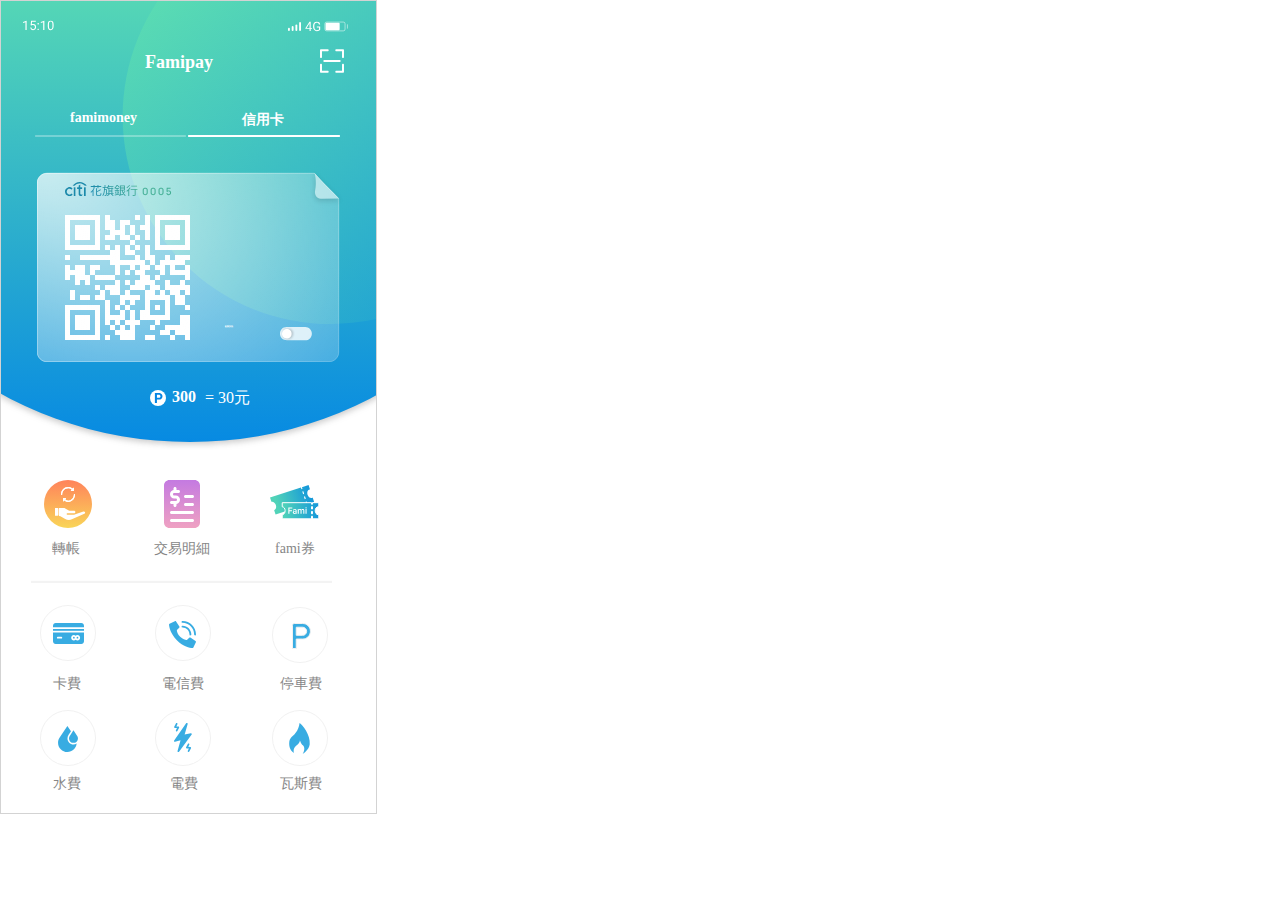
<file: credit_card.html>
<!DOCTYPE html>
<html lang="en">
<head>
    <meta charset="UTF-8">
    <meta http-equiv="X-UA-Compatible" content="IE=edge">
    <meta name="viewport" content="width=device-width, initial-scale=1.0">
    <link rel="stylesheet" href="./css/credit_card.css">
    <title>切換信用卡</title>
</head>
<body>
    <div>
        <img class="background" src="./svg/credit_card/background.svg" alt="">
        <img class="field" src="./svg/credit_card/field.svg" alt="">
        <img class="p300" src="./svg/credit_card/p300.svg" alt="">
        <img class="qr-code" src="./svg/credit_card/qr-code.svg" alt="">
        <img class="stored＿value" src="./svg/credit_card/stored＿value.svg" alt="">
        <img class="bank" src="./svg/credit_card/bank.svg" alt="">
        <img class="line" src="./svg/credit_card/line.svg" alt="">
        <img class="card_folding" src="./svg/credit_card/card_folding.svg" alt="">
        <img class="line2" src="./svg/credit_card/line2.png" alt="">
        <img class="line3" src="./svg/credit_card/line3.png" alt="">
        <a href="./index.html" target="_self"><p class="famimoney">famimoney</p></a>
        <a href="./credit_card.html" target="_self"><p class="credit＿card">信用卡</p></a>
        <a href="./credit_card_switch.html" target="_self"><img class="switch_close" src="./svg/index/switch_close.svg" alt=""></a> 
        <a href="./credit_card_fee.html" target="_self"><img class="card＿fee__icon" src="./svg/index/card＿fee__icon.svg" alt=""></a>
        <a href="./product_page.html" target="_self"><img class="coupon＿icon" src="./svg/index/coupon＿icon.svg" alt=""></a>
        <a href="./electricity_bill.html" target="_self"><img class="electricity_bill＿icon" src="./svg/index/electricity_bill＿icon.svg" alt=""></a>
        <a href="./gas_fee.html" target="_self"><img class="gas_fee＿icon" src="./svg/index/gas_fee＿icon.svg" alt=""></a>
        <a href="./parking_fee.html" target="_self"><img class="parking_fee_icon" src="./svg/index/parking_fee_icon.svg" alt="" a href="./parking_fee.html" target="_self"></a>
        <a href="./telecommunication_fee.html" target="_self"><img class="telecommunication_fee_icon" src="./svg/index/telecommunication_fee_icon.svg" alt=""></a>
        <a href="./transaction_details.html" target="_self"><img class="transaction_details_icon" src="./svg/index/transaction_details_icon.svg" alt=""></a>
        <a href="./transfer.html" target="_self"><img class="transfer_icon" src="./svg/index/transfer_icon.svg" alt=""></a>
        <a href="./water_fee.html" target="_self"><img class="water_fee＿icon" src="./svg/index/water_fee＿icon.svg" alt=""></a>
        <a href="./scanning.html" target="_self"><img class="scanning" src="./svg/index/scanning.svg" alt=""></a>
    </div>
    <div>
        <p class="p300p">300</p>
        <p class="dollor">= 30元</p>
        <p class="card＿fee">卡費</p>
        <p class="electricity_bill">電費</p>
        <p class="famipay">Famipay</p>
        <p class="parking_fee">停車費</p>
        <p class="points＿discount">點數折抵</p>
        <p class="telecommunication_fee">電信費</p>
        <p class="transaction_details">交易明細</p>
        <p class="transfer">轉帳</p>
        <p class="water_fee">水費</p>
        <p class="gas_fee">瓦斯費</p>
        <p class="coupon">fami券</p>
    </div>   
</body>
</html>
</file>
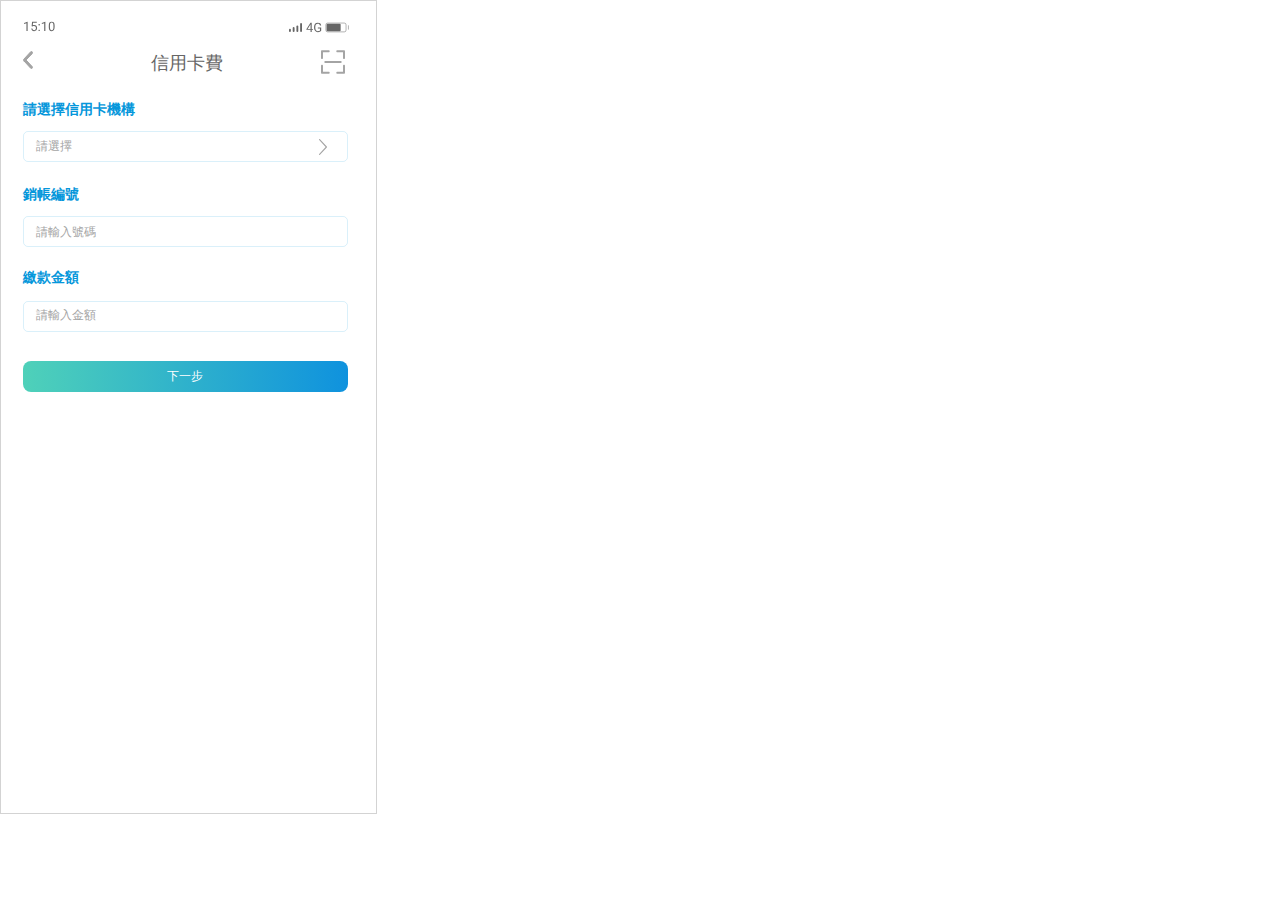
<file: credit_card_fee.html>
<!DOCTYPE html>
<html lang="en">
<head>
    <meta charset="UTF-8">
    <meta http-equiv="X-UA-Compatible" content="IE=edge">
    <meta name="viewport" content="width=device-width, initial-scale=1.0">
    <link rel="stylesheet" href="./css/credit_card_fee.css">
    <title>信用卡卡費</title>
</head>
<body>
    <div>
    <img class="field_dark" src="./svg/credit_card_fee/field_dark.svg" alt="">
    <a href="./index.html" target="_self"><img class="return" src="./svg/credit_card_fee/return.svg" alt=""></a>
    <img class="scan_dark" src="./svg/credit_card_fee/scan_dark.svg" alt="">
    <img class="field_rectangle_1" src="./svg/credit_card_fee/field_rectangle.svg" alt="">
    <img class="next_step" src="./svg/credit_card_fee/next_step.svg" alt="">
    <img class="field_rectangle_2" src="./svg/credit_card_fee/field_rectangle.svg" alt="">
    <img class="field_rectangle_3" src="./svg/credit_card_fee/field_rectangle.svg" alt="">
    <img class="bt_gradient" src="./svg/credit_card_fee/bt_gradient.svg" alt="">
    </div>
    <div>
    <p class="credit_card_fee">信用卡費</p>
    <p class="please_select_a_credit_card_institution">請選擇信用卡機構</p>
    <p class="please_choose">請選擇</p>
    <p class="write-off_number">銷帳編號</p>
    <p class="please_enter_the_number">請輸入號碼</p>
    <p class="payment_amount">繳款金額</p>
    <p class="please_enter_the_amount">請輸入金額</p>
    <p class="text_next_step">下一步</p>
    </div>
</body>
</html>
</file>
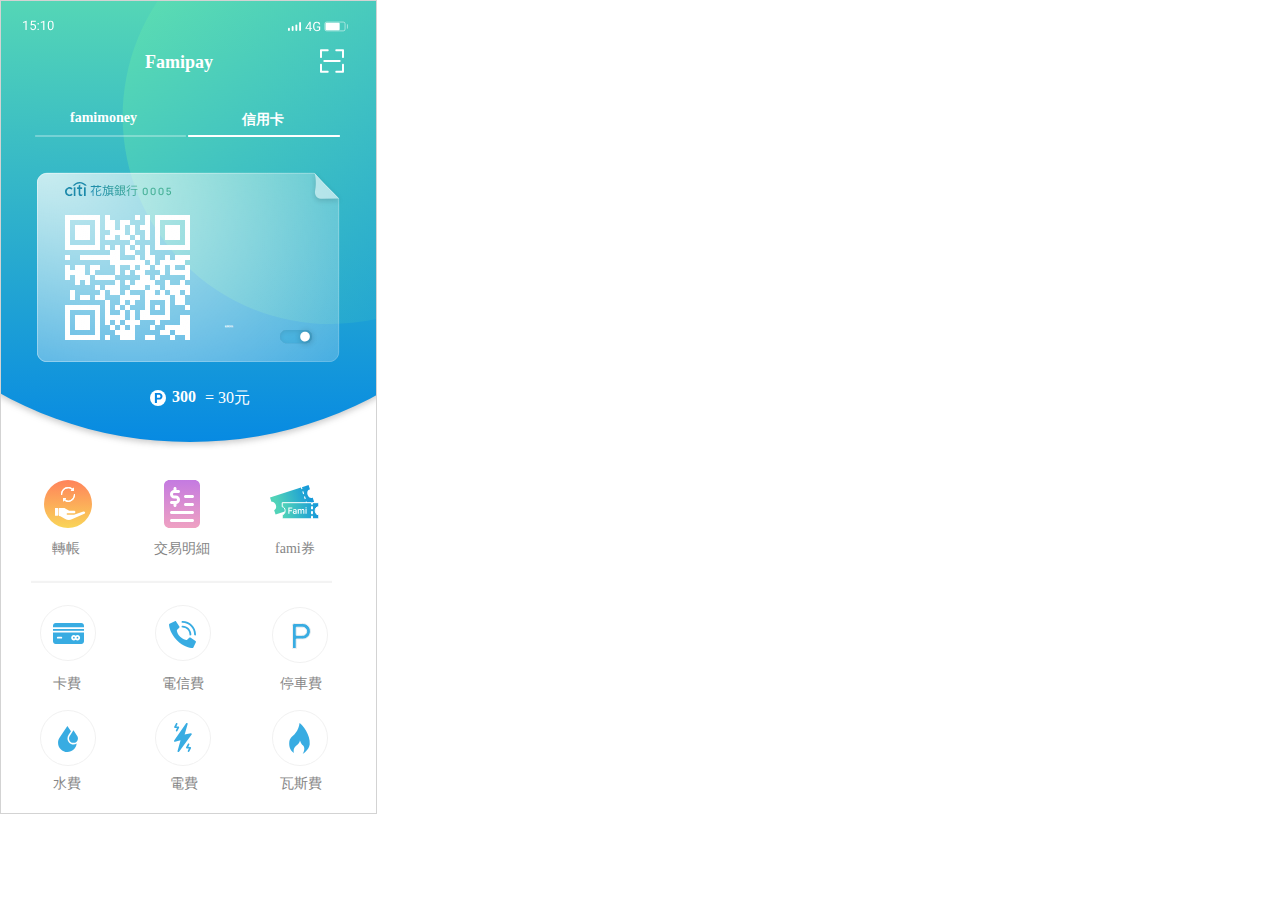
<file: credit_card_switch.html>
<!DOCTYPE html>
<html lang="en">
<head>
    <meta charset="UTF-8">
    <meta http-equiv="X-UA-Compatible" content="IE=edge">
    <meta name="viewport" content="width=device-width, initial-scale=1.0">
    <link rel="stylesheet" href="./css/credit_card_switch.css">
    <title>切換信用卡</title>
</head>
<body>
    <div>
        <img class="background" src="./svg/credit_card/background.svg" alt="">
        <img class="field" src="./svg/credit_card/field.svg" alt="">
        <img class="p300" src="./svg/credit_card/p300.svg" alt="">
        <img class="qr-code" src="./svg/credit_card/qr-code.svg" alt="">
        <img class="stored＿value" src="./svg/credit_card/stored＿value.svg" alt="">
        <img class="bank" src="./svg/credit_card/bank.svg" alt="">
        <img class="line" src="./svg/credit_card/line.svg" alt="">
        <img class="card_folding" src="./svg/credit_card/card_folding.svg" alt="">
        <img class="line2" src="./svg/credit_card/line2.png" alt="">
        <img class="line3" src="./svg/credit_card/line3.png" alt="">
        <a href="./index.html" target="_self"><p class="famimoney">famimoney</p></a>
        <a href="./credit_card.html" target="_self"><img class="switch_open" src="./svg/credit_card/switch_open.svg" alt=""></a> 
        <a href="./credit_card_fee.html" target="_self"><img class="card＿fee__icon" src="./svg/credit_card/card＿fee__icon.svg" alt=""></a>
        <a href="./product_page.html" target="_self"><img class="coupon＿icon" src="./svg/credit_card/coupon＿icon.svg" alt=""></a>
        <a href="./electricity_bill.html" target="_self"><img class="electricity_bill＿icon" src="./svg/credit_card/electricity_bill＿icon.svg" alt=""></a>
        <a href="./gas_fee.html" target="_self"><img class="gas_fee＿icon" src="./svg/credit_card/gas_fee＿icon.svg" alt=""></a>
        <a href="./parking_fee.html" target="_self"><img class="parking_fee_icon" src="./svg/credit_card/parking_fee_icon.svg" alt="" a href="./parking_fee.html" target="_self"></a>
        <a href="./telecommunication_fee.html" target="_self"><img class="telecommunication_fee_icon" src="./svg/credit_card/telecommunication_fee_icon.svg" alt=""></a>
        <a href="./transaction_details.html" target="_self"><img class="transaction_details_icon" src="./svg/credit_card/transaction_details_icon.svg" alt=""></a>
        <a href="./transfer.html" target="_self"><img class="transfer_icon" src="./svg/credit_card/transfer_icon.svg" alt=""></a>
        <a href="./water_fee.html" target="_self"><img class="water_fee＿icon" src="./svg/credit_card/water_fee＿icon.svg" alt=""></a>
        <a href="./scanning.html" target="_self"><img class="scanning" src="./svg/credit_card/scanning.svg" alt=""></a>
    </div>
    <div>
        <p class="p300p">300</p>
        <p class="dollor">= 30元</p>
        <p class="card＿fee">卡費</p>
        <p class="electricity_bill">電費</p>
        <p class="famipay">Famipay</p>
        <p class="credit＿card">信用卡</p>
        <p class="parking_fee">停車費</p>
        <p class="points＿discount">點數折抵</p>
        <p class="telecommunication_fee">電信費</p>
        <p class="transaction_details">交易明細</p>
        <p class="transfer">轉帳</p>
        <p class="water_fee">水費</p>
        <p class="gas_fee">瓦斯費</p>
        <p class="coupon">fami券</p>
    </div>   
</body>
</html>
</file>
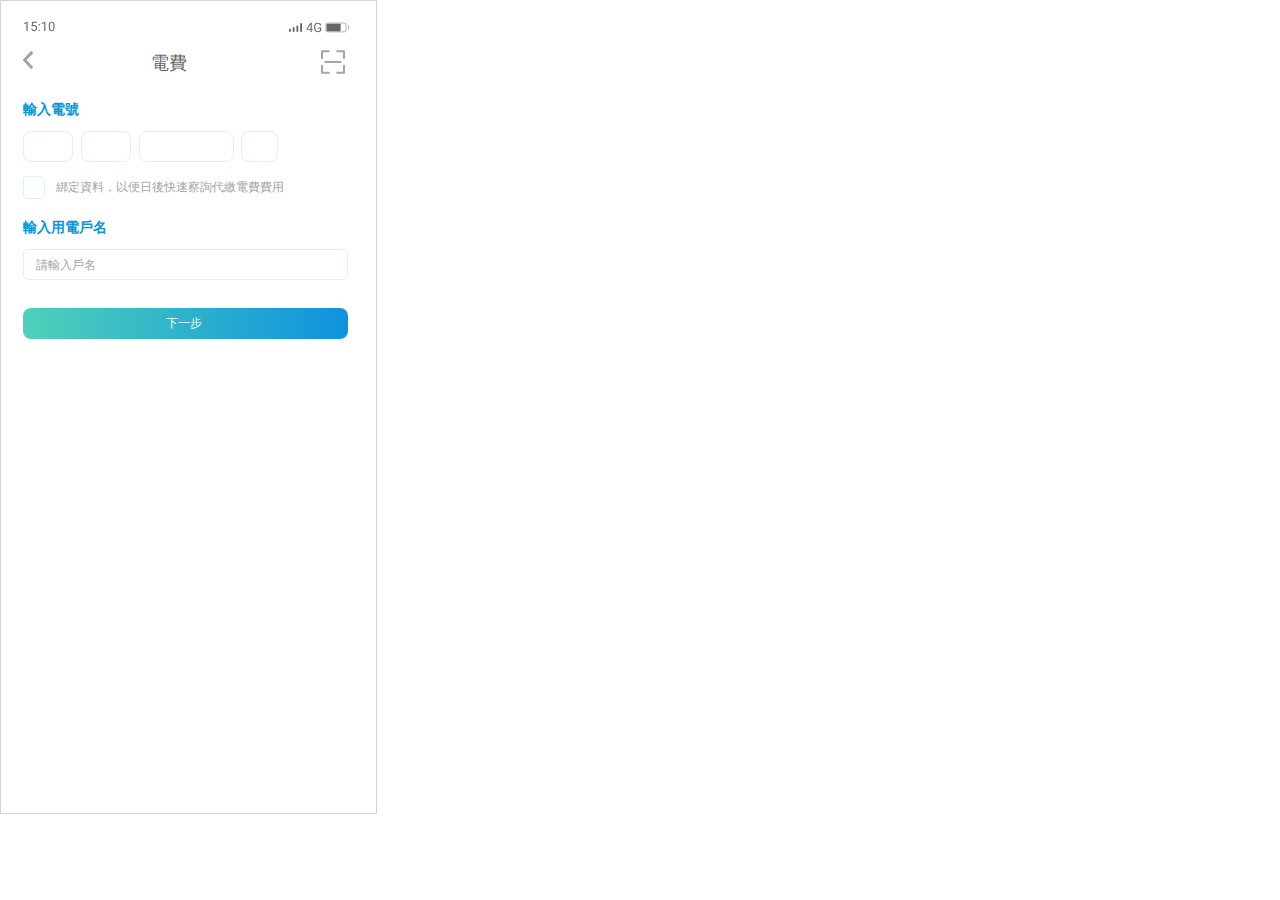
<file: electricity_bill.html>
<!DOCTYPE html>
<html lang="en">
<head>
    <meta charset="UTF-8">
    <meta http-equiv="X-UA-Compatible" content="IE=edge">
    <meta name="viewport" content="width=device-width, initial-scale=1.0">
    <link rel="stylesheet" href="./css/electricity_bill.css">
    <title>電費</title>
</head>
<body>
    <div>
        <img class="field_dark" src="./svg/electricity_bill/field_dark.svg" alt="">
        <a href="./index.html" target="_self"><img class="return" src="./svg/electricity_bill/return.svg" alt=""></a>
        <a href="./scanning.html" target="_self"><img class="scan_dark" src="./svg/electricity_bill/scan_dark.svg" alt=""></a>
        <img class="field_rectangle_middle_1" src="./svg/electricity_bill/field_rectangle_middle_1.svg" alt="">
        <img class="field_rectangle_middle_2" src="./svg/electricity_bill/field_rectangle_middle_2.svg" alt="">
        <img class="field_rectangle_longest" src="./svg/electricity_bill/field_rectangle_longest.svg" alt="">
        <img class="field_rectangle_short" src="./svg/electricity_bill/field_rectangle_short.svg" alt="">
        <img class="field_rectangle_shortest" src="./svg/electricity_bill/field_rectangle_shortest.svg" alt="">
        <img class="field_rectangle" src="./svg/electricity_bill/field_rectangle.svg" alt="">
        <img class="bt_gradient" src="./svg/electricity_bill/bt_gradient.svg" alt="">
    </div>
    <div>
        <p class="electricity_bill">電費</p>
        <p class="enter_the_number">輸入電號</p>
        <p class="binding_information">綁定資料，以便日後快速察詢代繳電費費用</p>
        <p class="enter_your_electricity_account_name">輸入用電戶名</p>
        <p class="please_enter_your_account_name">請輸入戶名</p>
        <p class="text_next_step">下一步</p>
    </div>
</body>
</html>
</file>
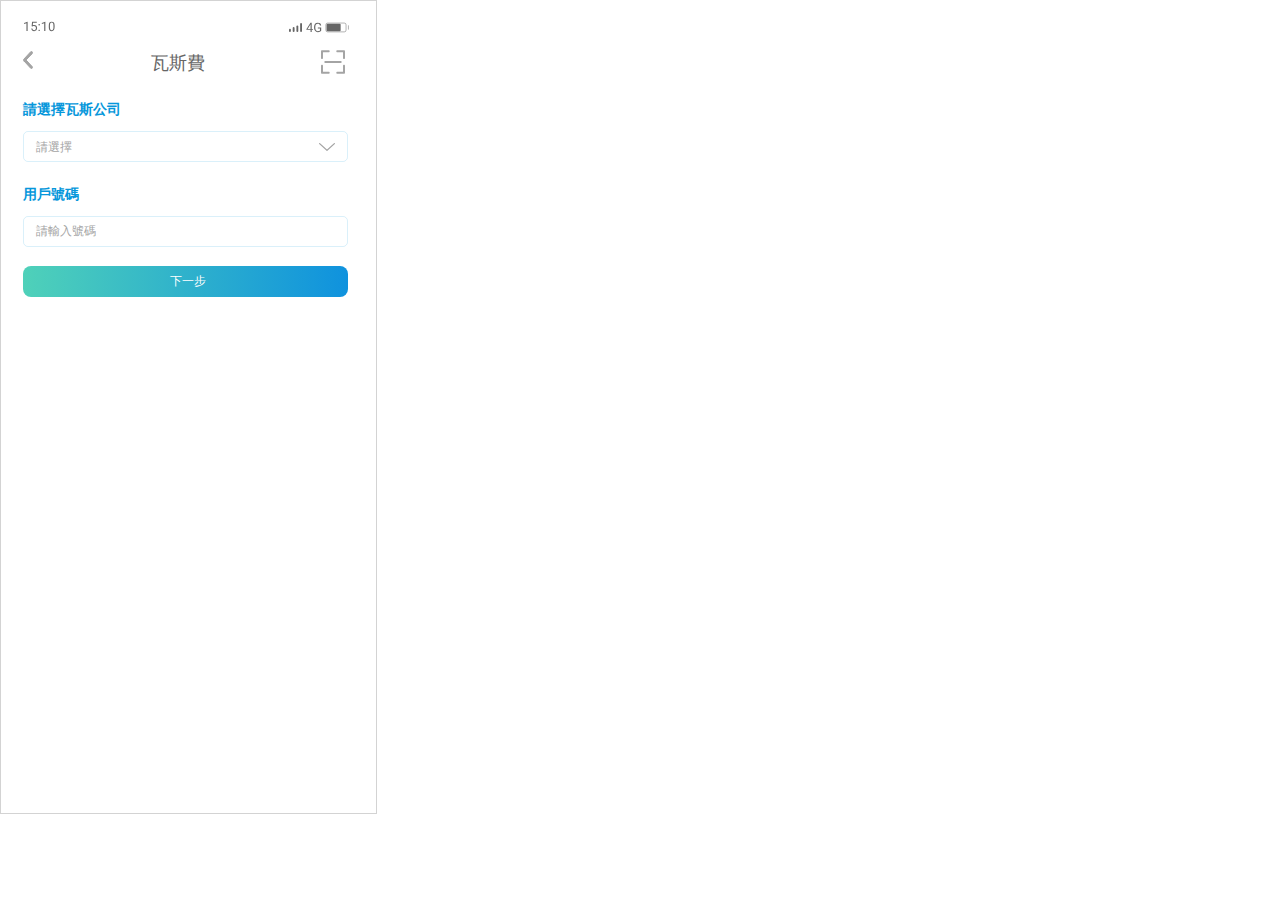
<file: gas_fee.html>
<!DOCTYPE html>
<html lang="en">
<head>
    <meta charset="UTF-8">
    <meta http-equiv="X-UA-Compatible" content="IE=edge">
    <meta name="viewport" content="width=device-width, initial-scale=1.0">
    <link rel="stylesheet" href="./css/gas_fee.css">
    <title>瓦斯費</title>
</head>
<body>
    <div>
        <img class="field_dark" src="./svg/gas_fee/field_dark.svg" alt="">
        <a href="./index.html" target="_self"><img class="return" src="./svg/gas_fee/return.svg" alt=""></a>
        <a href="./scanning.html" target="_self"><img class="scan_dark" src="./svg/gas_fee/scan_dark.svg" alt=""></a>
        <img class="field_rectangle_1" src="./svg/gas_fee/field_rectangle.svg" alt="">
        <img class="down_arrow" src="./svg/gas_fee/down_arrow.svg" alt="">
        <img class="next_step" src="./svg/gas_fee/next_step.svg" alt="">
        <img class="field_rectangle_2" src="./svg/gas_fee/field_rectangle.svg" alt="">
        <img class="bt_gradient" src="./svg/gas_fee/bt_gradient.svg" alt="">
    </div>
    <div>
            <p class="gas_fee">瓦斯費</p>
            <p class="please_choose_a_gas_company">請選擇瓦斯公司</p>
            <p class="please_choose">請選擇</p>
            <p class="user_number">用戶號碼</p>
            <p class="please_enter_the_number">請輸入號碼</p>
            <p class="next_step">下一步</p>
    </div>
</body>
</html>
</file>
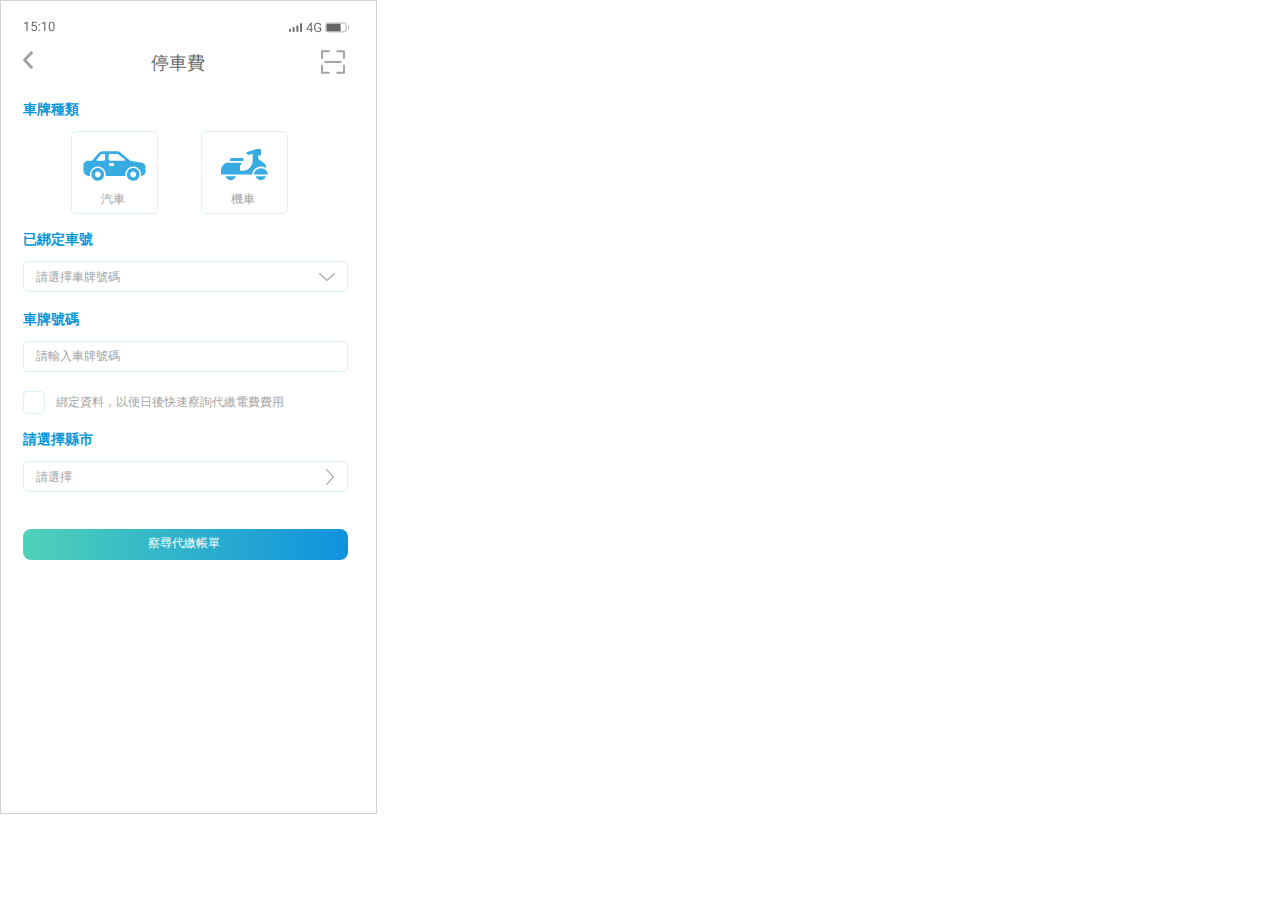
<file: parking_fee.html>
<!DOCTYPE html>
<html lang="en">
<head>
    <meta charset="UTF-8">
    <meta http-equiv="X-UA-Compatible" content="IE=edge">
    <meta name="viewport" content="width=device-width, initial-scale=1.0">
    <link rel="stylesheet" href="./css/parking_fee.css">
    <title>停車費</title>
</head>
<body>
    <div>
        <img class="field_dark" src="./svg/parking_fee/field_dark.svg" alt="">
        <a href="./index.html" target="_self"><img class="return" src="./svg/parking_fee/return.svg" alt=""></a>
        <a href="./scanning.html" target="_self"><img class="scan_dark" src="./svg/parking_fee/scan_dark.svg" alt=""></a>
        <img class="bt_car" src="./svg/parking_fee/bt_car.svg" alt="">
        <img class="bt_locomotive" src="./svg/parking_fee/bt_locomotive.svg" alt="">
        <img class="field_rectangle_1" src="./svg/parking_fee/field_rectangle.svg" alt="">
        <img class="down_arrow" src="./svg/parking_fee/down_arrow.svg" alt="">
        <img class="next_step" src="./svg/gas_fee/next_step.svg" alt="">
        <img class="field_rectangle_2" src="./svg/parking_fee/field_rectangle.svg" alt="">
        <img class="check" src="./svg/parking_fee/check.svg" alt="">
        <img class="field_rectangle_2" src="./svg/parking_fee/field_rectangle.svg" alt="">
        <img class="field_rectangle_3" src="./svg/parking_fee/field_rectangle.svg" alt="">
        <img class="next_step" src="./svg/parking_fee/next_step.svg" alt="">
        <img class="bt_gradient" src="./svg/parking_fee/bt_gradient.svg" alt="">
    </div>
    <div>
        <p class="parking_fee">停車費</p>
        <p class="types_of_license_plates">車牌種類</p>
        <p class="car">汽車</p>
        <p class="locomotive">機車</p>
        <p class="bind_car_number">已綁定車號</p>
        <p class="please_select_the_license_plate_number">請選擇車牌號碼</p>
        <p class="license_plate_number">車牌號碼</p>
        <p class="please_enter_the_license_plate_number">請輸入車牌號碼</p>
        <p class="binding_information_for_quick_inquiries_about_the_electricity_bill_payment_in_the_future">綁定資料，以便日後快速察詢代繳電費費用</p>
        <p class="please_select_a_county">請選擇縣市</p>
        <p class="please_choose">請選擇</p>
        <p class="query_bill_payment">察尋代繳帳單</p>
    </div>
</body>
</html>
</file>
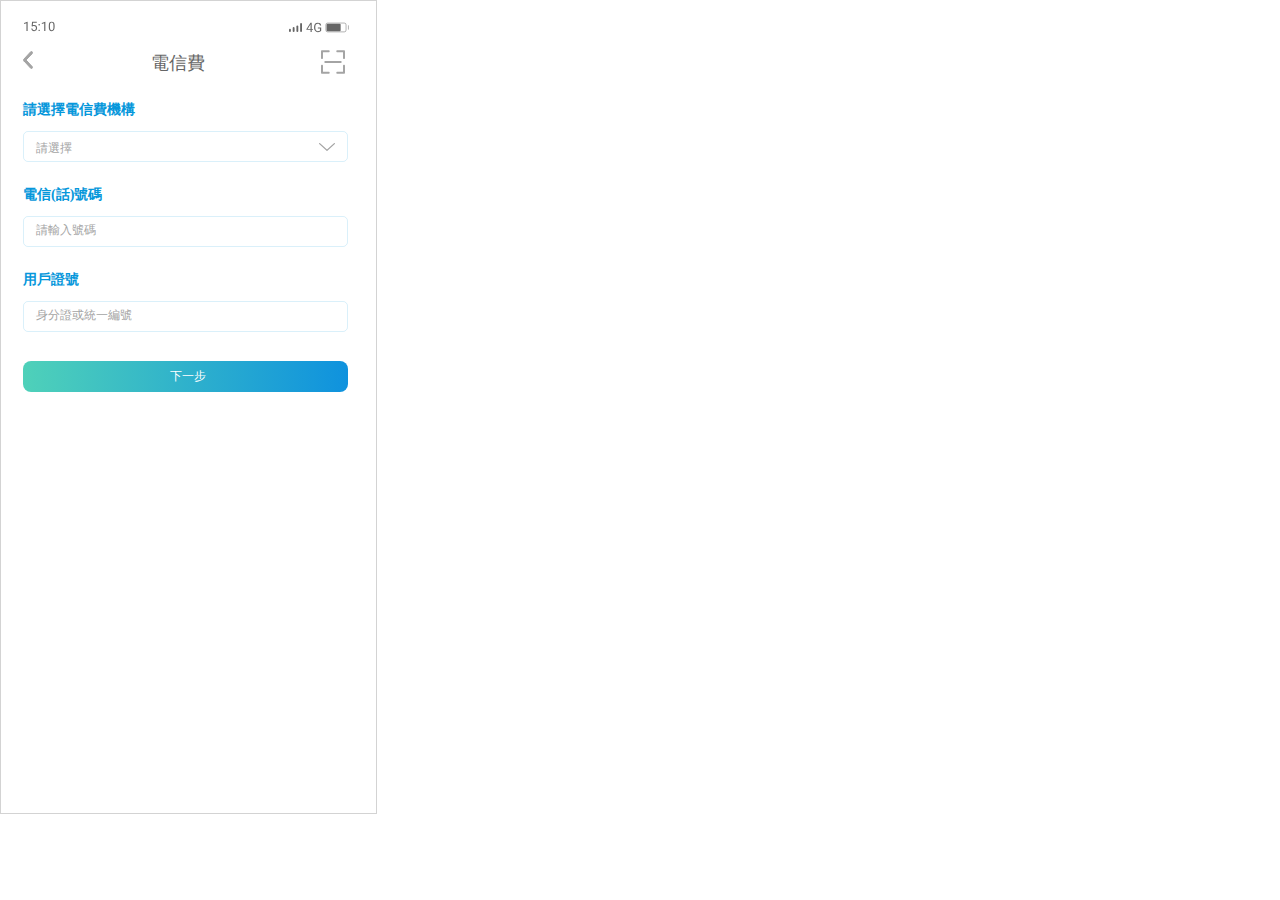
<file: telecommunication_fee.html>
<!DOCTYPE html>
<html lang="en">
<head>
    <meta charset="UTF-8">
    <meta http-equiv="X-UA-Compatible" content="IE=edge">
    <meta name="viewport" content="width=device-width, initial-scale=1.0">
    <link rel="stylesheet" href="./css/telecommunication_fee.css">
    <title>電信費</title>
</head>
<body>
    <div>
        <img class="field_dark" src="./svg/telecommunication_fee/field_dark.svg" alt="">
        <a href="./index.html" target="_self"><img class="return" src="./svg/telecommunication_fee/return.svg" alt=""></a>
        <a href="./scanning.html" target="_self"><img class="scan_dark" src="./svg/telecommunication_fee/scan_dark.svg" alt=""></a>
        <img class="field_rectangle_1" src="./svg/telecommunication_fee/field_rectangle.svg" alt="">
        <img class="down_arrow" src="./svg/telecommunication_fee/down_arrow.svg" alt="">
        <img class="field_rectangle_2" src="./svg/telecommunication_fee/field_rectangle.svg" alt="">
        <img class="field_rectangle_3" src="./svg/telecommunication_fee/field_rectangle.svg" alt="">
        <img class="next_step" src="./svg/telecommunication_fee/next_step.svg" alt="">
        <img class="bt_gradient" src="./svg/telecommunication_fee/bt_gradient.svg" alt="">
    </div>
    <div>
        <p class="telecommunication_fee">電信費</p>
        <p class="please_select_a_telecom_agency">請選擇電信費機構</p>
        <p class="please_choose">請選擇</p>
        <p class="telecom_number">電信(話)號碼</p>
        <p class="please_enter_the_number">請輸入號碼</p>
        <p class="user_id">用戶證號</p>
        <p class="id_card_or_uniform_number">身分證或統一編號</p>
        <p class="next_step">下一步</p>
    </div>
</body>
</html>
</file>
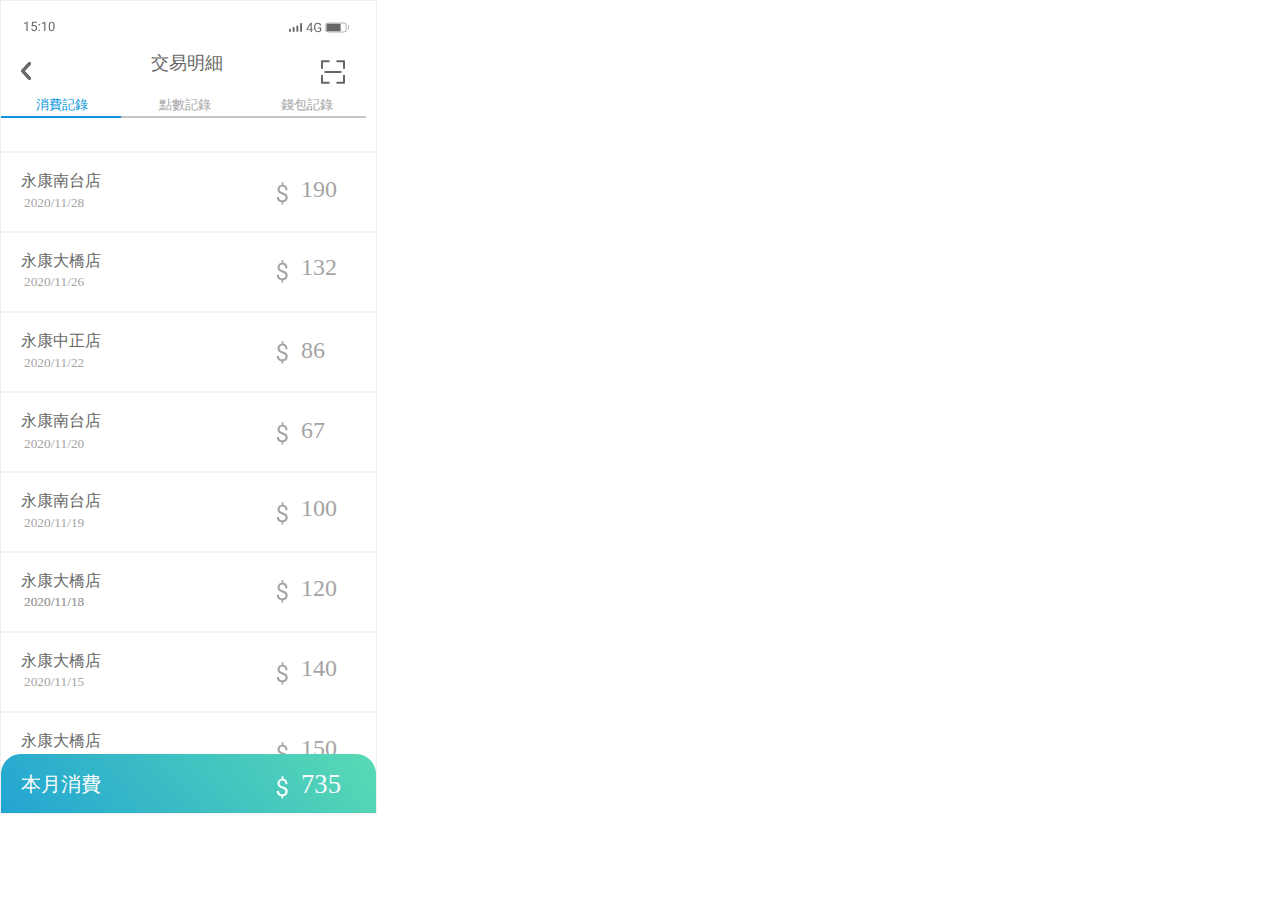
<file: transaction_details.html>
<!DOCTYPE html>
<html lang="en">
<head>
    <meta charset="UTF-8">
    <meta http-equiv="X-UA-Compatible" content="IE=edge">
    <meta name="viewport" content="width=device-width, initial-scale=1.0">
    <link rel="stylesheet" href="./css/transaction_details.css">
    <title>交易明細</title>
</head>
<body>
    <div>
        <img class="field" src="./svg/transaction_details/field.svg" alt="">
        <img class="return" src="./svg/transaction_details/return.svg" alt="">
        <img class="Consumption_record" src="./svg/transaction_details/Consumption_record.svg" alt="">
        <img class="Points_record" src="./svg/transaction_details/Points_record.svg" alt="">
        <img class="Wallet_record" src="./svg/transaction_details/Wallet_record.svg" alt="">
        <img class="List_1" src="./svg/transaction_details/List_1.svg" alt="">
        <img class="List_2" src="./svg/transaction_details/List_2.svg" alt="">
        <img class="List_3" src="./svg/transaction_details/List_3.svg" alt="">
        <img class="List_4" src="./svg/transaction_details/List_4.svg" alt="">
        <img class="List_5" src="./svg/transaction_details/List_5.svg" alt="">
        <img class="List_6" src="./svg/transaction_details/List_6.svg" alt="">
        <img class="List_7" src="./svg/transaction_details/List_7.svg" alt="">
        <img class="List_8" src="./svg/transaction_details/List_8.svg" alt="">
        <img class="money-icon-1" src="./svg/transaction_details/money-icon-1.svg" alt="">
        <img class="money-icon-2" src="./svg/transaction_details/money-icon-2.svg" alt="">
        <img class="money-icon-3" src="./svg/transaction_details/money-icon-3.svg" alt="">
        <img class="money-icon-4" src="./svg/transaction_details/money-icon-4.svg" alt="">
        <img class="money-icon-5" src="./svg/transaction_details/money-icon-5.svg" alt="">
        <img class="money-icon-6" src="./svg/transaction_details/money-icon-6.svg" alt="">
        <img class="money-icon-7" src="./svg/transaction_details/money-icon-7.svg" alt="">
        <img class="money-icon-8" src="./svg/transaction_details/money-icon-8.svg" alt="">
        <img class="money-icon-9" src="./svg/transaction_details/money-icon-9.svg" alt="">
        <img class="Spending_month" src="./svg/transaction_details/Spending_month.svg" alt="">
        <a href="./scanning.html" target="_self"><img class="scanning" src="./svg/transaction_details/scanning.svg" alt=""></a>
        <a href="./index.html" target="_self"><img class="return" src="./svg/transaction_details/return.svg" alt=""></a>
    </div>
    <div>
    <p class="transaction_details">交易明細</p>
    <p class="Expenses-record">消費記錄</p>
    <p class="Points-record">點數記錄</p>
    <p class="Wallet-record">錢包記錄</p>
    <p class="Yongkang-Store">永康南台店</p>
    <p class="Yongkang-Bridge-Store">永康大橋店</p>
    <p class="Yongkang-Zhongzheng-Storee">永康中正店</p>
    <p class="Yongkang-Store-1">永康南台店</p>
    <p class="Yongkang-Store-2">永康南台店</p>
    <p class="Yongkang-Bridge-Store-1">永康大橋店</p>
    <p class="Yongkang-Bridge-Store-2">永康大橋店</p>
    <p class="Yongkang-Bridge-Store-3">永康大橋店</p>
    <p class="Spending-thismonth">本月消費</p>
    <p class="money-190">190</p>
    <p class="money-132">132</p>
    <p class="money-86">86</p>
    <p class="money-67">67</p>
    <p class="money-100">100</p>
    <p class="money-120">120</p>
    <p class="money-140">140</p>
    <p class="money-150">150</p>
    <p class="money-735">735</p>
    <p class="day-1128">2020/11/28</p>
    <p class="day-1126">2020/11/26</p>
    <p class="day-1122">2020/11/22</p>
    <p class="day-1120">2020/11/20</p>
    <p class="day-1119">2020/11/19</p>
    <p class="day-1118">2020/11/18</p>
    <p class="day-1115">2020/11/15</p>
    <p class="day-1113">2020/11/13</p>
    </div>
</body>
</body>
</file>
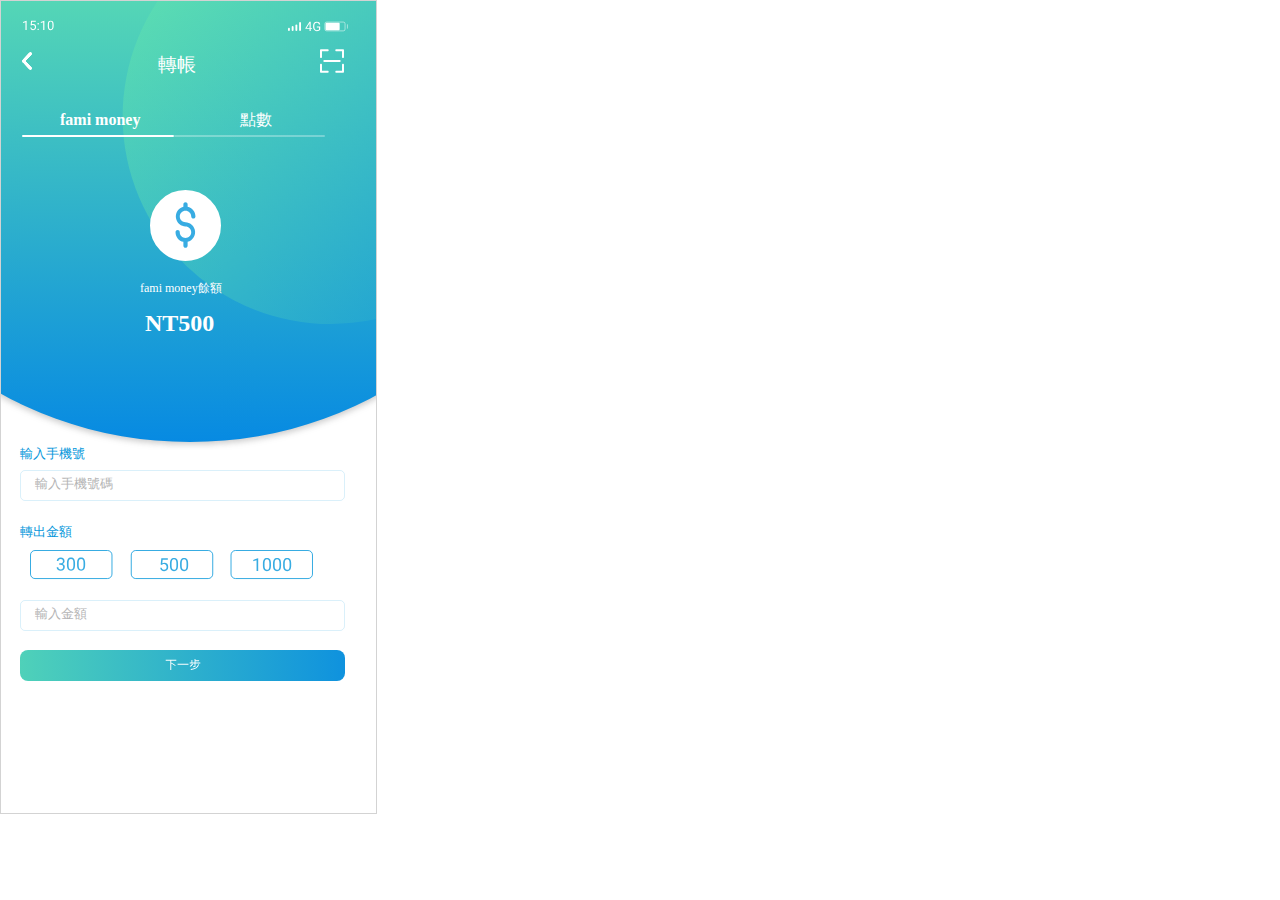
<file: transfer.html>
<!DOCTYPE html>
<html lang="en">
<head>
    <meta charset="UTF-8">
    <meta http-equiv="X-UA-Compatible" content="IE=edge">
    <meta name="viewport" content="width=device-width, initial-scale=1.0">
    <link rel="stylesheet" href="./css/tranfer.css">
    <title>transfer</title>
</head>
<body>
<div>
    <img class="background" src="./svg/tranfer/background.svg" alt="">
    <img class="field" src="./svg/tranfer/field.svg" alt="">
    <img class="Enter_phone" src="./svg/tranfer/Enter_phone.svg" alt="">
    <img class="famipay" src="./svg/tranfer/famipay.svg" alt="">
    <img class="return" src="./svg/tranfer/return.svg" alt="">
    <img class="famimoney" src="./svg/tranfer/famimoney.svg" alt="">
    <img class="credit＿card" src="./svg/tranfer/credit＿card.svg" alt="">
    <img class="Money_balance" src="./svg/tranfer/Money_balance.svg" alt="">
    <img class="money_300" src="./svg/tranfer/money_300.svg" alt="">
    <img class="money_500" src="./svg/tranfer/money_500.svg" alt="">
    <img class="money_1000" src="./svg/tranfer/money_1000.svg" alt="">
    <img class="Enter_the_amount" src="./svg/tranfer/Enter_the_amount.svg" alt="">
    <img class="next_step" src="./svg/tranfer/next_step.svg" alt="">
    <a href="./scanning.html" target="_self"><img class="scanning" src="./svg/tranfer/scanning.svg" alt=""></a>
    <a href="./index.html" target="_self"><img class="return" src="./svg/tranfer/return.svg" alt=""></a>
</div>
<div>
    <p class="fami_money">fami money</p>
    <p class="points">點數</p>
    <p class="Balance">fami money餘額</p> 
    <p class="NT">NT500</p> 
    <p class="Enter_phone-1">輸入手機號</p>
    <p class="Enter_phone-2">輸入手機號碼</p>
    <p class="Transfer_amount-1">轉出金額</p> 
    <p class="Transfer_amount-2">輸入金額</p> 
    <p class="transfer">轉帳</p> 
</div>
</body>
</body>
</file>
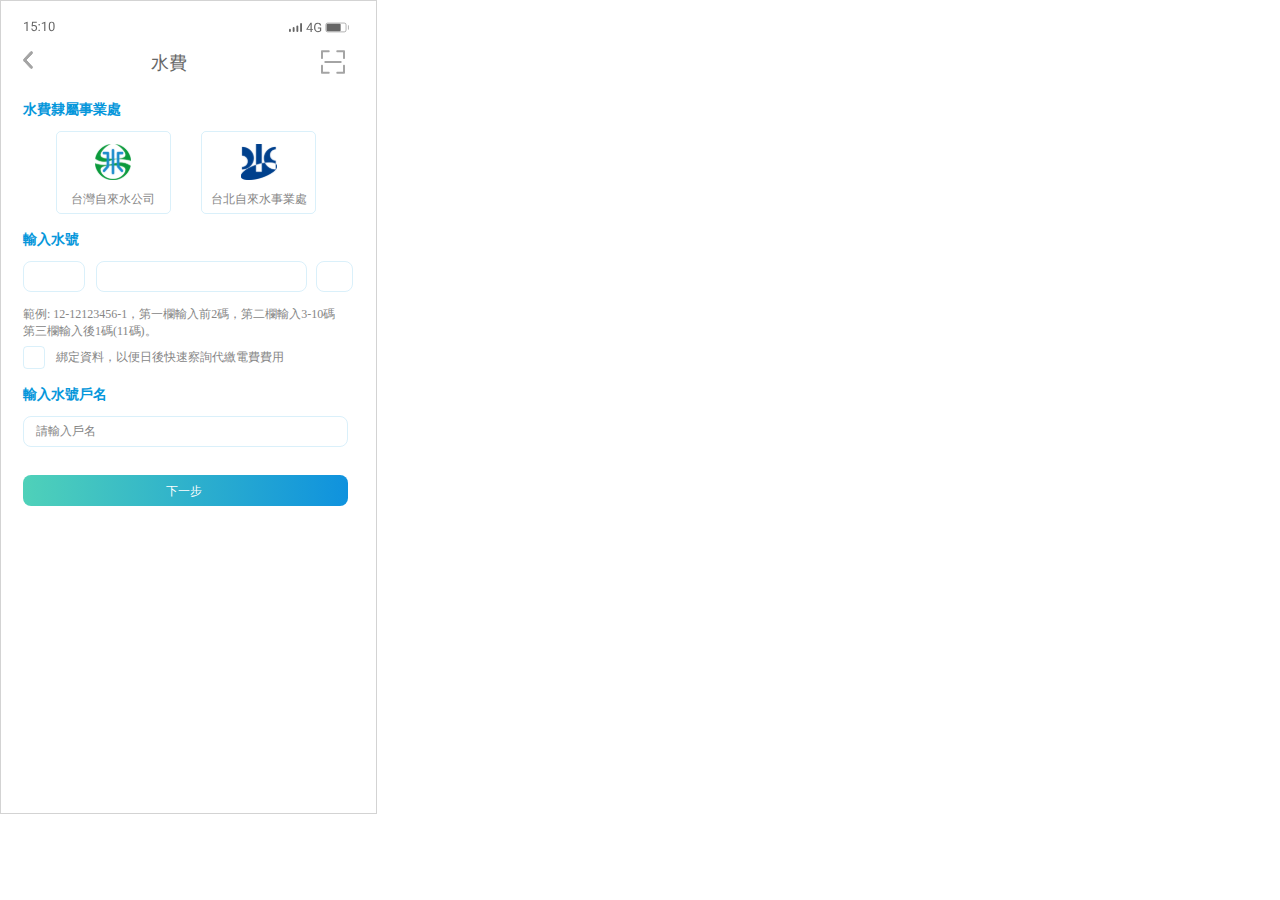
<file: water_fee.html>
<!DOCTYPE html>
<html lang="en">
<head>
    <meta charset="UTF-8">
    <meta http-equiv="X-UA-Compatible" content="IE=edge">
    <meta name="viewport" content="width=device-width, initial-scale=1.0">
    <link rel="stylesheet" href="./css/water_fee.css">
    <title>水費</title>
</head>
<body>
    <div>
        <img class="field_dark" src="./svg/water_fee/field_dark.svg" alt="">
        <a href="./index.html" target="_self"><img class="return" src="./svg/water_fee/return.svg" alt=""></a>
        <a href="./scanning.html" target="_self"><img class="scan_dark" src="./svg/water_fee/scan_dark.svg" alt=""></a>
        <img class="bt_taiwan_water_company" src="./svg/water_fee/bt_taiwan_water_company.svg" alt="">
        <img class="bt_taipei_water_supply_office" src="./svg/water_fee/bt_taipei_water_supply_office.svg" alt="">
        <img class="field_rectangle_middle" src="./svg/water_fee/field_rectangle_middle.svg" alt="">
        <img class="field_rectangle_longest" src="./svg/water_fee/field_rectangle_longest.svg" alt="">
        <img class="field_rectangle_shortest" src="./svg/water_fee/field_rectangle_shortest.svg" alt="">
        <img class="field_rectangle_short" src="./svg/water_fee/field_rectangle_short.svg" alt="">
        <img class="field_rectangle" src="./svg/water_fee/field_rectangle.svg" alt="">
        <img class="bt_gradient" src="./svg/water_fee/bt_gradient.svg" alt="">

    </div>
    <div>
        <p class="water_fee">水費</p>
        <p class="water_fee_affiliated_business_office">水費隸屬事業處</p>
        <p class="taiwan_water_company">台灣自來水公司</p>
        <p class="taipei_water_supply_office">台北自來水事業處</p>
        <p class="enter_water_number">輸入水號</p>
        <p class="example">範例: 12-12123456-1，第一欄輸入前2碼，第二欄輸入3-10碼<br>第三欄輸入後1碼(11碼)。</p>
        <p class="binding_information">綁定資料，以便日後快速察詢代繳電費費用</p>
        <p class="enter_the_water_number_account_name">輸入水號戶名</p>
        <p class="please_enter_your_account_name">請輸入戶名</p>
        <p class="text_next_step">下一步</p>
    </div>
</body>
</html>
</file>
<file: css/credit_card.css>
*{
    padding: 0px;
    margin: 0px;
}
.background{
    position: relative;
    width:375px;
    height: 812px;
    z-index: 1;
    border: 1px solid rgb(211, 211, 211);
}

.field{
    position: absolute;
    top: 18px;
    left: 22px;
    z-index: 2;
}

.scanning{
    position: absolute;
    top: 45px;
    left: 315px;
    z-index: 2;
}

.bank{
    position: absolute;
    top: 180px;
    left: 65px;
    z-index: 3;
}

.famipay{
    position: absolute;
    top: 52px;
    left: 145px;
    z-index: 2;
    color: white;
    font-weight: bold;
    font-size: 18px;
}

.famimoney{
    position: absolute;
    top: 110px;
    left: 70px;
    z-index: 2;
    color: white;
    font-weight: bold;
    font-size: 14px;
}
.line3{
    position: absolute;
    top: 135px;
    left: 35px;
    z-index: 2;
    color: white;
}
.line2{
    position: absolute;
    top: 135px;
    left: 188px;
    z-index: 2;
    color: white;
}
.credit＿card{
    position: absolute;
    top: 111px;
    left: 242px;
    z-index: 2;
    color: white;
    font-weight: bold;
    font-weight: bold;
    font-size: 14px;
}
.p300p{
    position: absolute;
    top: 388px;
    left: 172px;
    z-index: 2;
    color: white;
    font-weight: bold;
}
.dollor{
    position: absolute;
    top: 388px;
    left: 205px;
    z-index: 2;
    color: white;
}

.card_folding{
    position: absolute;
    top: 170px;
    left: 36.5px;
    z-index: 2;
}

.qr-code{
    position: absolute;
    top: 215px;
    left: 65px;
    z-index: 2;
}
.points＿discount{
    position: absolute;
    top: 325px;
    left: 225px;
    z-index: 2;
    font-size: 2px;
    color: white;
    font-weight: bold;
}

.p300{
    position: absolute;
    top: 390px;
    left: 150px;
    z-index: 2;
}

.transfer_icon{
    position: absolute;
    top: 480px;
    left: 40px;
    z-index: 2;
}

.transfer{
    position: absolute;
    top: 540px;
    left: 52px;
    z-index: 2;
    color: rgb(134, 134, 134);
    font-size: 14px;
}

.transaction_details_icon{
    position: absolute;
    top: 480px;
    left: 158px;
    z-index: 2;
}

.transaction_details{
    position: absolute;
    top: 540px;
    left: 154px;
    z-index: 2;
    color: rgb(134, 134, 134);
    font-size: 14px;
}

.coupon＿icon{
    position: absolute;
    top: 485px;
    left: 270px;
    z-index: 2;
}

.coupon{
    position: absolute;
    top: 540px;
    left: 275px;
    z-index: 2;
    color: rgb(134, 134, 134);
    font-size: 14px;
}

.line{
    position: absolute;
    top: 580px;
    left: 30px;
    z-index: 2;
}

.card＿fee{
    position: absolute;
    top: 675px;
    left: 53px;
    z-index: 2;
    color: rgb(134, 134, 134);
    font-size: 14px;
}

.card＿fee__icon{
    position: absolute;
    top: 605px;
    left: 40px;
    z-index: 2;
}

.telecommunication_fee_icon{
    position: absolute;
    top: 605px;
    left: 155px;
    z-index: 2;
}

.telecommunication_fee{
    position: absolute;
    top: 675px;
    left: 162px;
    z-index: 2;
    color: rgb(134, 134, 134);
    font-size: 14px;
}

.parking_fee_icon{
    position: absolute;
    top: 607px;
    left: 272px;
    z-index: 2;
}

.parking_fee{
    position: absolute;
    top: 675px;
    left: 280px;
    z-index: 2;
    color: rgb(134, 134, 134);
    font-size: 14px;
}

.water_fee＿icon{
    position: absolute;
    top: 710px;
    left: 40px;
    z-index: 2;
}

.water_fee{
    position: absolute;
    top: 775px;
    left: 53px;
    z-index: 2;
    color: rgb(134, 134, 134);
    font-size: 14px;
}
.electricity_bill＿icon{
    position: absolute;
    top: 710px;
    left: 155px;
    z-index: 2;
}

.electricity_bill{
    position: absolute;
    top: 775px;
    left: 170px;
    z-index: 2;
    color: rgb(134, 134, 134);
    font-size: 14px;
}

.gas_fee＿icon{
    position: absolute;
    top: 710px;
    left: 272px;
    z-index: 2;
}

.gas_fee{
    position: absolute;
    top: 775px;
    left: 280px;
    z-index: 2;
    color: rgb(134, 134, 134);
    font-size: 14px;
}

.switch_close{
    position: absolute;
    top: 325.5px;
    left: 280px;
    z-index: 2;
    color: rgb(134, 134, 134);
}
</file>
<file: css/credit_card_fee.css>
*{
    padding: 0px;
    margin: 0px;
}
body{
    position: relative;
    width:375px;
    height: 812px;
    z-index: 1;
    border: 1px solid rgb(211, 211, 211);
}
.field_dark{
    position: absolute;
    top: 18px;
    left: 22px;
    z-index: 2;
}
.return{
    position: absolute;
    margin: 0px;
    top: 50px;
    left: 22px;
    z-index: 2;
}
.credit_card_fee{
    position: absolute;
    margin: 10px;
    top: 40px;
    left: 140px;
    z-index: 2;
    font-size: 18px;
    color: rgb(102, 102, 102);
}
.scan_dark{
    position: absolute;
    top: 45px;
    left: 315px;
    z-index: 2;
}
.please_select_a_credit_card_institution{
    position: absolute;
    top: 100px;
    left: 22px;
    z-index: 2;
    color: rgb(6, 151, 219);
    font-size: 14px;
    font-weight: bold;
}
.please_choose{
    position: absolute;
    margin: 0px;
    width: auto;
    height: auto;
    top: 137px;
    left: 35px;
    z-index: 2;
    color: rgb(164, 164, 164);
    font-size: 12px;
}
.field_rectangle_1{
    position: absolute;
    margin: 0px;
    top: 130px;
    left: 22px;
    z-index: 2;
}
.next_step{
    position: absolute;
    margin: 0px;
    width: auto;
    height: auto;
    top: 138px;
    left: 318px;
    z-index: 2;
}
.write-off_number{
    position: absolute;
    margin: 0px;
    width: auto;
    height: auto;
    top: 185px;
    left: 22px;
    z-index: 2;
    color: rgb(6, 151, 219);
    font-size: 14px;
    font-weight: bold;
}
.field_rectangle_2{
    position: absolute;
    margin: 0px;
    width: auto;
    height: auto;
    top: 215px;
    left: 22px;
    z-index: 2;
}
.please_enter_the_number{
    position: absolute;
    margin: 0px;
    width: auto;
    height: auto;
    top: 223px;
    left: 35px;
    z-index: 2;
    color: rgb(164, 164, 164);
    font-size: 12px;
}
.payment_amount{
    position: absolute;
    margin: 0px;
    width: auto;
    height: auto;
    top: 268px;
    left: 22px;
    z-index: 2;
    color: rgb(6, 151, 219);
    font-size: 14px;
    font-weight: bold;
}
.field_rectangle_3{
    position: absolute;
    margin: 0px;
    width: auto;
    height: auto;
    top: 300px;
    left: 22px;
    z-index: 2;
}
.please_enter_the_amount{
    position: absolute;
    margin: 0px;
    width: auto;
    height: auto;
    top: 306px;
    left: 35px;
    z-index: 2;
    color: rgb(164, 164, 164);
    font-size: 12px;
}
.bt_gradient{
    position: absolute;
    margin: 0px;
    width: auto;
    height: auto;
    top: 360px;
    left: 22px;
    z-index: 2;
}
.text_next_step{
    position: absolute;
    margin: 0px;
    width: auto;
    height: auto;
    top: 367px;
    left: 166px;
    z-index: 2;
    color: rgb(255, 255, 255);
    font-size: 12px;
}
</file>
<file: css/credit_card_switch.css>
*{
    padding: 0px;
    margin: 0px;
}
.background{
    position: relative;
    width:375px;
    height: 812px;
    z-index: 1;
    border: 1px solid rgb(211, 211, 211);
}

.field{
    position: absolute;
    top: 18px;
    left: 22px;
    z-index: 2;
}

.scanning{
    position: absolute;
    top: 45px;
    left: 315px;
    z-index: 2;
}

.bank{
    position: absolute;
    top: 180px;
    left: 65px;
    z-index: 3;
}

.famipay{
    position: absolute;
    top: 52px;
    left: 145px;
    z-index: 2;
    color: white;
    font-weight: bold;
    font-size: 18px;
}

.famimoney{
    position: absolute;
    top: 110px;
    left: 70px;
    z-index: 2;
    color: white;
    font-weight: bold;
    font-size: 14px;
}
.line3{
    position: absolute;
    top: 135px;
    left: 35px;
    z-index: 2;
    color: white;
}
.line2{
    position: absolute;
    top: 135px;
    left: 188px;
    z-index: 2;
    color: white;
}
.credit＿card{
    position: absolute;
    top: 111px;
    left: 242px;
    z-index: 2;
    color: white;
    font-weight: bold;
    font-weight: bold;
    font-size: 14px;
}

.card_folding{
    position: absolute;
    top: 170px;
    left: 36.5px;
    z-index: 2;
}

.qr-code{
    position: absolute;
    top: 215px;
    left: 65px;
    z-index: 2;
}
.points＿discount{
    position: absolute;
    top: 325px;
    left: 225px;
    z-index: 2;
    font-size: 2px;
    color: white;
    font-weight: bold;
}

.p300{
    position: absolute;
    top: 390px;
    left: 150px;
    z-index: 2;
}
.p300p{
    position: absolute;
    top: 388px;
    left: 172px;
    z-index: 2;
    color: white;
    font-weight: bold;
}
.dollor{
    position: absolute;
    top: 388px;
    left: 205px;
    z-index: 2;
    color: white;
}

.transfer_icon{
    position: absolute;
    top: 480px;
    left: 40px;
    z-index: 2;
}

.transfer{
    position: absolute;
    top: 540px;
    left: 52px;
    z-index: 2;
    color: rgb(134, 134, 134);
    font-size: 14px;
}

.transaction_details_icon{
    position: absolute;
    top: 480px;
    left: 158px;
    z-index: 2;
}

.transaction_details{
    position: absolute;
    top: 540px;
    left: 154px;
    z-index: 2;
    color: rgb(134, 134, 134);
    font-size: 14px;
}

.coupon＿icon{
    position: absolute;
    top: 485px;
    left: 270px;
    z-index: 2;
}

.coupon{
    position: absolute;
    top: 540px;
    left: 275px;
    z-index: 2;
    color: rgb(134, 134, 134);
    font-size: 14px;
}

.line{
    position: absolute;
    top: 580px;
    left: 30px;
    z-index: 2;
}

.card＿fee{
    position: absolute;
    top: 675px;
    left: 53px;
    z-index: 2;
    color: rgb(134, 134, 134);
    font-size: 14px;
}

.card＿fee__icon{
    position: absolute;
    top: 605px;
    left: 40px;
    z-index: 2;
}

.telecommunication_fee_icon{
    position: absolute;
    top: 605px;
    left: 155px;
    z-index: 2;
}

.telecommunication_fee{
    position: absolute;
    top: 675px;
    left: 162px;
    z-index: 2;
    color: rgb(134, 134, 134);
    font-size: 14px;
}

.parking_fee_icon{
    position: absolute;
    top: 607px;
    left: 272px;
    z-index: 2;
}

.parking_fee{
    position: absolute;
    top: 675px;
    left: 280px;
    z-index: 2;
    color: rgb(134, 134, 134);
    font-size: 14px;
}

.water_fee＿icon{
    position: absolute;
    top: 710px;
    left: 40px;
    z-index: 2;
}

.water_fee{
    position: absolute;
    top: 775px;
    left: 53px;
    z-index: 2;
    color: rgb(134, 134, 134);
    font-size: 14px;
}
.electricity_bill＿icon{
    position: absolute;
    top: 710px;
    left: 155px;
    z-index: 2;
}

.electricity_bill{
    position: absolute;
    top: 775px;
    left: 170px;
    z-index: 2;
    color: rgb(134, 134, 134);
    font-size: 14px;
}

.gas_fee＿icon{
    position: absolute;
    top: 710px;
    left: 272px;
    z-index: 2;
}

.gas_fee{
    position: absolute;
    top: 775px;
    left: 280px;
    z-index: 2;
    color: rgb(134, 134, 134);
    font-size: 14px;
}

.switch_open{
    position: absolute;
    top: 325.5px;
    left: 280px;
    z-index: 2;
    color: rgb(134, 134, 134);
}
</file>
<file: css/electricity_bill.css>
*{
    padding: 0px;
    margin: 0px;
}
body{
    position: relative;
    width:375px;
    height: 812px;
    z-index: 1;
    border: 1px solid rgb(211, 211, 211);
}
.field_dark{
    position: absolute;
    top: 18px;
    left: 22px;
    z-index: 2;
}
.return{
    position: absolute;
    margin: 0px;
    top: 50px;
    left: 22px;
    z-index: 2;
}
.electricity_bill{
    position: absolute;
    margin: 10px;
    top: 40px;
    left: 140px;
    z-index: 2;
    font-size: 18px;
    color: rgb(102, 102, 102);
}
.scan_dark{
    position: absolute;
    top: 45px;
    left: 315px;
    z-index: 2;
}
.enter_the_number{
    position: absolute;
    top: 100px;
    left: 22px;
    z-index: 2;
    color: rgb(6, 151, 219);
    font-size: 14px;
    font-weight: bold;
}
.field_rectangle_middle_1{
    position: absolute;
    margin: 0px;
    top: 130px;
    left: 22px;
    z-index: 2;
}
.field_rectangle_middle_2{
    position: absolute;
    margin: 0px;
    top: 130px;
    left: 80px;
    z-index: 2;
}
.field_rectangle_longest{
    position: absolute;
    margin: 0px;
    top: 130px;
    left: 138px;
    z-index: 2;
}
.field_rectangle_short{
    position: absolute;
    margin: 0px;
    top: 130px;
    left: 240px;
    z-index: 2;
}
.field_rectangle_shortest{
    position: absolute;
    margin: 0px;
    top: 175px;
    left: 22px;
    z-index: 2;
}
.binding_information{
    position: absolute;
    margin: 0px;
    top: 178px;
    left: 55px;
    z-index: 2;
    font-size: 12px;
    color: rgb(164, 164, 164);
}
.enter_your_electricity_account_name{
    position: absolute;
    margin: 0px;
    top: 218px;
    left: 22px;
    z-index: 2;
    color: rgb(6, 151, 219);
    font-size: 14px;
    font-weight: bold;
}
.field_rectangle{
    position: absolute;
    margin: 0px;
    top: 248px;
    left: 22px;
    z-index: 2;
}
.please_enter_your_account_name{
    position: absolute;
    margin: 0px;
    top: 256px;
    left: 35px;
    z-index: 2;
    font-size: 12px;
    color: rgb(164, 164, 164);
}
.bt_gradient{
    position: absolute;
    margin: 0px;
    top: 307px;
    left: 22px;
    z-index: 2;
}
.text_next_step{
    position: absolute;
    margin: 0px;
    top: 314px;
    left: 165px;
    z-index: 2;
    font-size: 12px;
    color: rgb(255, 255, 255);
}
</file>
<file: css/gas_fee.css>
*{
    padding: 0px;
    margin: 0px;
}
body{
    position: relative;
    width:375px;
    height: 812px;
    z-index: 1;
    border: 1px solid rgb(211, 211, 211);
}
.field_dark{
    position: absolute;
    top: 18px;
    left: 22px;
    z-index: 2;
}
.return{
    position: absolute;
    margin: 0px;
    top: 50px;
    left: 22px;
    z-index: 2;
}
.gas_fee{
    position: absolute;
    margin: 10px;
    top: 40px;
    left: 140px;
    z-index: 2;
    font-size: 18px;
    color: rgb(102, 102, 102);
}
.scan_dark{
    position: absolute;
    top: 45px;
    left: 315px;
    z-index: 2;
}
.please_choose_a_gas_company{
    position: absolute;
    margin: 0px;
    top: 100px;
    left: 22px;
    z-index: 2;
    color: rgb(6, 151, 219);
    font-size: 14px;
    font-weight: bold;
}
.field_rectangle_1{
    position: absolute;
    margin: 0px;
    top: 130px;
    left: 22px;
    z-index: 2;
}
.please_choose{
    position: absolute;
    margin: 0px;
    top: 138px;
    left: 35px;
    z-index: 2;
    color: rgb(164, 164, 164);
    font-size: 12px;
}
.down_arrow{
    position: absolute;
    margin: 0px;
    top: 142px;
    left: 318px;
    z-index: 2;
}
.user_number{
    position: absolute;
    margin: 0px;
    top: 185px;
    left: 22px;
    z-index: 2;
    color: rgb(6, 151, 219);
    font-size: 14px;
    font-weight: bold;
}
.field_rectangle_2{
    position: absolute;
    margin: 0px;
    top: 215px;
    left: 22px;
    z-index: 2;
}
.please_enter_the_number{
    position: absolute;
    margin: 0px;
    top: 222px;
    left: 35px;
    z-index: 2;
    color: rgb(164, 164, 164);
    font-size: 12px;
}
.bt_gradient{
    position: absolute;
    margin: 0px;
    top: 265px;
    left: 22px;
    z-index: 2;
}
.next_step{
    position: absolute;
    margin: 10px;
    top: 262px;
    left: 159px;
    z-index: 2;
    color: rgb(255, 255, 255);
    font-size: 12px;
}
</file>
<file: css/parking_fee.css>
*{
    padding: 0px;
    margin: 0px;
}
body{
    position: relative;
    width:375px;
    height: 812px;
    z-index: 1;
    border: 1px solid rgb(211, 211, 211);
}
.field_dark{
    position: absolute;
    top: 18px;
    left: 22px;
    z-index: 2;
}
.return{
    position: absolute;
    margin: 0px;
    top: 50px;
    left: 22px;
    z-index: 2;
}
.scan_dark{
    position: absolute;
    top: 45px;
    left: 315px;
    z-index: 2;
}
.parking_fee{
    position: absolute;
    margin: 10px;
    top: 40px;
    left: 140px;
    z-index: 2;
    font-size: 18px;
    color: rgb(102, 102, 102);
}
.types_of_license_plates{
    position: absolute;
    margin: 0px;
    top: 100px;
    left: 22px;
    z-index: 2;
    color: rgb(6, 151, 219);
    font-size: 14px;
    font-weight: bold;
}
.bt_car{
    position: absolute;
    margin: 0px;
    top: 130px;
    left: 70px;
    z-index: 2;
}
.bt_locomotive{
    position: absolute;
    margin: 0px;
    top: 130px;
    left: 200px;
    z-index: 2;
}
.car{
    position: absolute;
    margin: 0px;
    top: 190px;
    left: 100px;
    z-index: 2;
    color: rgb(164, 164, 164);
    font-size: 12px;
}
.locomotive{
    position: absolute;
    margin: 0px;
    top: 190px;
    left: 230px;
    z-index: 2;
    color: rgb(164, 164, 164);
    font-size: 12px;
}
.bind_car_number{
    position: absolute;
    margin: 0px;
    top: 230px;
    left: 22px;
    z-index: 2;
    color: rgb(6, 151, 219);
    font-size: 14px;
    font-weight: bold;
}
.please_select_the_license_plate_number{
    position: absolute;
    margin: 0px;
    top: 268px;
    left: 35px;
    z-index: 3;
    color: rgb(164, 164, 164);
    font-size: 12px;
}
.field_rectangle_1{
    position: absolute;
    margin: 0px;
    top: 260px;
    left: 22px;
    z-index: 2;
}
.down_arrow{
    position: absolute;
    margin: 0px;
    top: 272px;
    left: 318px;
    z-index: 2;
}
.license_plate_number{
    position: absolute;
    margin: 0px;
    top: 310px;
    left: 22px;
    z-index: 2;
    color: rgb(6, 151, 219);
    font-size: 14px;
    font-weight: bold;
}
.please_enter_the_license_plate_number{
    position: absolute;
    margin: 0px;
    top: 347px;
    left: 35px;
    z-index: 3;
    color: rgb(164, 164, 164);
    font-size: 12px;
}
.field_rectangle_2{
    position: absolute;
    margin: 0px;
    top: 340px;
    left: 22px;
    z-index: 2;
}
.check{
    position: absolute;
    margin: 0px;
    top: 390px;
    left: 22px;
    z-index: 2;
}
.binding_information_for_quick_inquiries_about_the_electricity_bill_payment_in_the_future{
    position: absolute;
    margin: 0px;
    top: 393px;
    left: 55px;
    z-index: 2;
    color: rgb(164, 164, 164);
    font-size: 12px;
}
.please_select_a_county{
    position: absolute;
    margin: 0px;
    top: 430px;
    left: 22px;
    z-index: 2;
    color: rgb(6, 151, 219);
    font-size: 14px;
    font-weight: bold;
}
.field_rectangle_3{
    position: absolute;
    margin: 0px;
    top: 460px;
    left: 22px;
    z-index: 2;
}
.please_choose{
    position: absolute;
    margin: 0px;
    top: 468px;
    left: 35px;
    z-index: 2;
    color: rgb(164, 164, 164);
    font-size: 12px;
}
.bt_gradient{
    position: absolute;
    margin: 0px;
    top: 528px;
    left: 22px;
    z-index: 2;
}
.next_step{
    position: absolute;
    margin: 0px;
    top: 468px;
    left: 325px;
    z-index: 3;
}
.query_bill_payment{
    position: absolute;
    margin: 0px;
    top: 534px;
    left: 147px;
    z-index: 3;
    color: rgb(255, 255, 255);
    font-size: 12px;
}
</file>
<file: css/telecommunication_fee.css>
*{
    padding: 0px;
    margin: 0px;
}
body{
    position: relative;
    width:375px;
    height: 812px;
    z-index: 1;
    border: 1px solid rgb(211, 211, 211);
}
.field_dark{
    position: absolute;
    top: 18px;
    left: 22px;
    z-index: 2;
}
.return{
    position: absolute;
    margin: 0px;
    top: 50px;
    left: 22px;
    z-index: 2;
}
.telecommunication_fee{
    position: absolute;
    margin: 10px;
    top: 40px;
    left: 140px;
    z-index: 2;
    font-size: 18px;
    color: rgb(102, 102, 102);
}
.scan_dark{
    position: absolute;
    top: 45px;
    left: 315px;
    z-index: 2;
}
.please_select_a_telecom_agency{
    position: absolute;
    margin: 0px;
    top: 100px;
    left: 22px;
    z-index: 2;
    color: rgb(6, 151, 219);
    font-size: 14px;
    font-weight: bold;
}
.field_rectangle_1{
    position: absolute;
    margin: 0px;
    top: 130px;
    left: 22px;
    z-index: 2;
}
.please_choose{
    position: absolute;
    margin: 0px;
    top: 139px;
    left: 35px;
    z-index: 2;
    color: rgb(164, 164, 164);
    font-size: 12px;
}
.down_arrow{
    position: absolute;
    margin: 0px;
    top: 142px;
    left: 318px;
    z-index: 2;
}
.telecom_number{
    position: absolute;
    margin: 0px;
    top: 185px;
    left: 22px;
    z-index: 2;
    color: rgb(6, 151, 219);
    font-size: 14px;
    font-weight: bold;
}
.field_rectangle_2{
    position: absolute;
    margin: 0px;
    top: 215px;
    left: 22px;
    z-index: 2;
}
.please_enter_the_number{
    position: absolute;
    margin: 0px;
    top: 221px;
    left: 35px;
    z-index: 2;
    color: rgb(164, 164, 164);
    font-size: 12px;
}
.user_id{
    position: absolute;
    margin: 0px;
    top: 270px;
    left: 22px;
    z-index: 2;
    color: rgb(6, 151, 219);
    font-size: 14px;
    font-weight: bold;
}
.field_rectangle_3{
    position: absolute;
    margin: 0px;
    top: 300px;
    left: 22px;
    z-index: 2;
}
.id_card_or_uniform_number{
    position: absolute;
    margin: 0px;
    top: 306px;
    left: 35px;
    z-index: 2;
    color: rgb(164, 164, 164);
    font-size: 12px;
}
.bt_gradient{
    position: absolute;
    margin: 0px;
    top: 360px;
    left: 22px;
    z-index: 2;
}
.next_step{
    position: absolute;
    margin: 10px;
    top: 357px;
    left: 159px;
    z-index: 2;
    color: rgb(255, 255, 255);
    font-size: 12px;
}
</file>
<file: css/transaction_details.css>
*{
    padding: 0px;
    margin: 0px;
}
body{
    position: relative;
    width:375px;
    height: 812px;
    z-index: 1;
    border: 1px solid rgba(211, 211, 211, 0.351);
}
.transaction_details{
    position: absolute;
    margin: 10px;
    top: 40px;
    left: 140px;
    z-index: 2;
    font-size: 18px;
    color: rgb(102, 102, 102);
}
.Yongkang-Store{
    position: absolute;
    top: 170px;
    left: 20px;
    z-index: 4;
    font-size: 12pt;
    color: rgb(102, 102, 102);
}
.day-1128{
    position: absolute;
    top: 194px;
    left: 23px;
    z-index: 4;
    font-size: 10pt;
    color: rgb(164, 164, 164);
}
.Yongkang-Bridge-Store{
    position: absolute;
    top: 250px;
    left: 20px;
    z-index: 4;
    font-size: 12pt;
    color: rgb(102, 102, 102);
}
.day-1126{
    position: absolute;
    top: 273px;
    left: 23px;
    z-index: 4;
    font-size: 10pt;
    color: rgb(164, 164, 164);
}
.Yongkang-Zhongzheng-Storee{
    position: absolute;
    top: 330px;
    left: 20px;
    z-index: 4;
    font-size: 12pt;
    color: rgb(102, 102, 102);
}
.day-1122{
    position: absolute;
    top: 354px;
    left: 23px;
    z-index: 4;
    font-size: 10pt;
    color: rgb(164, 164, 164);
}
.Yongkang-Store-1{
    position: absolute;
    top: 410px;
    left: 20px;
    z-index: 4;
    font-size: 12pt;
    color: rgb(102, 102, 102);
}
.day-1120{
    position: absolute;
    top: 435px;
    left: 23px;
    z-index: 4;
    font-size: 10pt;
    color: rgb(164, 164, 164);
}
.Yongkang-Store-2{
    position: absolute;
    top: 490px;
    left: 20px;
    z-index: 4;
    font-size: 12pt;
    color: rgb(102, 102, 102);
}
.day-1119{
    position: absolute;
    top: 514px;
    left: 23px;
    z-index: 4;
    font-size: 10pt;
    color: rgb(164, 164, 164);
}
.Yongkang-Bridge-Store-1{
    position: absolute;
    top: 570px;
    left: 20px;
    z-index: 4;
    font-size: 12pt;
    color: rgb(102, 102, 102);
}
.day-1118{
    position: absolute;
    top: 593px;
    left: 23px;
    z-index: 4;
    font-size: 10pt;
    color: rgb(164, 164, 164);
}
.Yongkang-Bridge-Store-2{
    position: absolute;
    top: 650px;
    left: 20px;
    z-index: 4;
    font-size: 12pt;
    color: rgb(102, 102, 102);
}
.day-1115{
    position: absolute;
    top: 673px;
    left: 23px;
    z-index: 4;
    font-size: 10pt;
    color: rgb(164, 164, 164);
}
.Yongkang-Bridge-Store-3{
    position: absolute;
    top: 730px;
    left: 20px;
    z-index: 4;
    font-size: 12pt;
    color: rgb(102, 102, 102);
}
.day-1113{
    position: absolute;
    top: 593px;
    left: 23px;
    z-index: 4;
    font-size: 10pt;
    color: rgb(164, 164, 164);
}
.Spending-thismonth{
    position: absolute;
    top: 770px;
    left: 20px;
    z-index: 5;
    font-size: 15pt;
    color: rgb(255, 255, 255);
}
.money-icon-1{
    position: absolute;
    top: 181px;
    left: 275px;
    z-index: 5;
}
.money-icon-2{
    position: absolute;
    top: 259px;
    left: 275px;
    z-index: 5;
}
.money-icon-3{
    position: absolute;
    top: 340px;
    left: 275px;
    z-index: 5;
}
.money-icon-4{
    position: absolute;
    top: 421px;
    left: 275px;
    z-index: 5;
}
.money-icon-5{
    position: absolute;
    top: 501px;
    left: 275px;
    z-index: 5;
}
.money-icon-6{
    position: absolute;
    top: 579px;
    left: 275px;
    z-index: 5;
}
.money-icon-7{
    position: absolute;
    top: 661px;
    left: 275px;
    z-index: 5;
}
.money-icon-8{
    position: absolute;
    top: 741px;
    left: 275px;
    z-index: 4;
}
.money-icon-9{
    position: absolute;
    top: 775px;
    left: 275px;
    z-index: 5;
}
.money-190{
    position: absolute;
    top: 175px;
    left: 300px;
    z-index: 4;
    font-size: 18pt;
    color: rgb(164, 164, 164);
}
.money-132{
    position: absolute;
    top: 253px;
    left: 300px;
    z-index: 4;
    font-size: 18pt;
    color: rgb(164, 164, 164);
}
.money-86{
    position: absolute;
    top: 336px;
    left: 300px;
    z-index: 4;
    font-size: 18pt;
    color: rgb(164, 164, 164);
}
.money-67{
    position: absolute;
    top: 416px;
    left: 300px;
    z-index: 4;
    font-size: 18pt;
    color: rgb(164, 164, 164);
}
.money-100{
    position: absolute;
    top: 494px;
    left: 300px;
    z-index: 4;
    font-size: 18pt;
    color: rgb(164, 164, 164);
}
.money-120{
    position: absolute;
    top: 574px;
    left: 300px;
    z-index: 4;
    font-size: 18pt;
    color: rgb(164, 164, 164);
}
.money-140{
    position: absolute;
    top: 654px;
    left: 300px;
    z-index: 4;
    font-size: 18pt;
    color: rgb(164, 164, 164);
}
.money-150{
    position: absolute;
    top: 734px;
    left: 300px;
    z-index: 1;
    font-size: 18pt;
    color: rgb(164, 164, 164);
}
.money-735{
    position: absolute;
    top: 768px;
    left: 300px;
    z-index: 5;
    font-size: 20pt;
    color: rgb(249, 249, 249);
}
.Expenses-record{
    position: absolute;
    top: 95px;
    left: 35px;
    z-index: 4;
    font-size: 10pt;
    color: rgb(6, 151, 219);
}
.Points-record{
    position: absolute;
    top: 95px;
    left: 158px;
    z-index: 4;
    font-size: 10pt;
    color: rgb(164, 164, 164);
}
.Wallet-record{
    position: absolute;
    top: 95px;
    left: 280px;
    z-index: 4;
    font-size: 10pt;
    color: rgb(164, 164, 164);
}

.scanning{
    position: absolute;
    top: 55px;
    left:315px;
    z-index: 2;
}
.return{
    position: absolute;
    top: 61px;
    left: 20px;
    z-index: 2;
}
.field{
    position: absolute;
    top: 18px;
    left: 22px;
    z-index: 2;
}
.Consumption_record{
    position: absolute;
    top: 30px;
    left: 10px;
    z-index: 3;
}
.Consumption_record{
    position: absolute;
    top: 115px;
    left: 0px;
    z-index: 3;
}
.Points_record{
    position: absolute;
    top: 115px;
    left: 120px;
    z-index: 3;
}
.Wallet_record{
    position: absolute;
    top: 115px;
    left: 240px;
    z-index: 3;
}
.List_1{
    position: absolute;
    top: 150px;
    left: 0px;
    z-index: 3;
}
.List_2{
    position: absolute;
    top: 230px;
    left: 0px;
    z-index: 3;
}
.List_3{
    position: absolute;
    top: 310px;
    left: 0px;
    z-index: 3;
}
.List_4{
    position: absolute;
    top: 390px;
    left: 0px;
    z-index: 3;
}
.List_5{
    position: absolute;
    top: 470px;
    left: 0px;
    z-index: 3;
}
.List_6{
    position: absolute;
    top: 550px;
    left: 0px;
    z-index: 3;
}
.List_7{
    position: absolute;
    top: 630px;
    left: 0px;
    z-index: 3;
}
.List_8{
    position: absolute;
    top: 710px;
    left: 0px;
    z-index: 3;
}
.Spending_month{
    position: absolute;
    top: 753px;
    left: 0px;
    z-index: 4;  
}
</file>
<file: css/tranfer.css>
*{
    padding: 0px;
    margin: 0px;
}
.background{
    position: relative;
    width:375px;
    height: 812px;
    z-index: 1;
    border: 1px solid rgb(211, 211, 211);
}
.transfer{
    position: absolute;
    top: 52px;
    left: 158px;
    z-index: 2;
    font-size:14pt;
    color: rgb(255, 255, 255);
}
.fami_money{
    position: absolute;
    top: 111px;
    left: 60px;
    z-index: 2;
    font-size: 12pt;
    color: rgb(255, 255, 255);
    font-weight: 700;
}
.Balance{
    position: absolute;
    top: 280px;
    left: 140px;
    z-index: 2;
    font-size: 9pt;
    color: rgb(255, 255, 255);
}
.NT{
    position: absolute;
    top: 310px;
    left: 145px;
    z-index: 2;
    font-size:18pt;
    color: rgb(255, 255, 255);
    font-weight: 600;
}
.Enter_phone-1{
    position: absolute;
    top: 445px;
    left: 20px;
    z-index: 2;
    font-size: 10pt;
    color: rgb(6, 151, 219);
}
.Enter_phone-2{
    position: absolute;
    top: 475px;
    left: 35px;
    z-index: 2;
    font-size: 10pt;
    color: rgb(181, 181, 181);
}
.Transfer_amount-1{
    position: absolute;
    top: 523px;
    left: 20px;
    z-index: 2;
    font-size: 10pt;
    color: rgb(6, 151, 219);
}
.Transfer_amount-2{
    position: absolute;
    top: 605px;
    left: 35px;
    z-index: 3;
    font-size: 10pt;
    color: rgb(181, 181, 181);
}

.points{
    position: absolute;
    top: 110px;
    left: 240px;
    z-index: 2;
    font-size: 12pt;
    color: rgb(255, 255, 255);
}
.tranfer{
    position: absolute;
    top: 52px;
    left: 160px;
    z-index: 2;
}
.Enter_phone{
    position: absolute;
    top:470px;
    left:20px;
    z-index: 2;
}
.field{
    position: absolute;
    top: 18px;
    left: 22px;
    z-index: 2;
}
.scanning{
    position: absolute;
    top: 45px;
    left: 315px;
    z-index: 2;
}
.return{
    position: absolute;
    margin: 0px;
    width: auto;
    height: auto;
    top: 52px;
    left: 22px;
    z-index: 2;
}
.famimoney{
    position: absolute;
    top: 135px;
    left: 22px;
    z-index: 3;
}
.credit＿card{
    position: absolute;
    top: 135px;
    left: 174px;
    z-index: 3;
}
.Money_balance{
    position: absolute;
    top: 190px;
    left: 150px;
    z-index: 3;
}
.Transfer_amount{
    position: absolute;
    top: 520px;
    left: 20px;
    z-index: 3;
}
.money_300{
    position: absolute;
    top: 550px;
    left: 30px;
    z-index: 3;
}
.money_500{
    position: absolute;
    top: 550px;
    left: 130px;
    z-index: 3;
}
.money_1000{
    position: absolute;
    top: 550px;
    left: 230px;
    z-index: 3;
}
.Enter_the_amount{
    position: absolute;
    top: 600px;
    left: 20px;
    z-index: 3;
}
.next_step{
    position: absolute;
    top: 650px;
    left: 20px;
    z-index: 3;
}
</file>
<file: css/water_fee.css>
*{
    padding: 0px;
    margin: 0px;
}
body{
    position: relative;
    width:375px;
    height: 812px;
    z-index: 1;
    border: 1px solid rgb(211, 211, 211);
}
.field_dark{
    position: absolute;
    top: 18px;
    left: 22px;
    z-index: 2;
}
.return{
    position: absolute;
    margin: 0px;
    top: 50px;
    left: 22px;
    z-index: 2;
}
.water_fee{
    position: absolute;
    margin: 10px;
    top: 40px;
    left: 140px;
    z-index: 2;
    font-size: 18px;
    color: rgb(102, 102, 102);
}
.scan_dark{
    position: absolute;
    top: 45px;
    left: 315px;
    z-index: 2;
}
.bt_taiwan_water_company{
        position: absolute;
        margin: 0px;
        width: auto;
        height: auto;
        top: 130px;
        left: 55px;
        z-index: 2;
}
.bt_taipei_water_supply_office{
        position: absolute;
        margin: 0px;
        width: auto;
        height: auto;
        top: 130px;
        left: 200px;
        z-index: 2;
}
.water_fee_affiliated_business_office{
    position: absolute;
    margin: 0px;
    top: 100px;
    left: 22px;
    z-index: 2;
    color: rgb(6, 151, 219);
    font-size: 14px;
    font-weight: bold;
}
.taiwan_water_company{
    position: absolute;
    margin: 0px;
    top: 190px;
    left: 70px;
    z-index: 2;
    color: rgb(134, 134, 134);
    font-size: 12px;
}
.taipei_water_supply_office{
    position: absolute;
    margin: 0px;
    top: 190px;
    left: 210px;
    z-index: 2;
    color: rgb(134, 134, 134);
    font-size: 12px;
}
.enter_water_number{
    position: absolute;
    margin: 0px;
    top: 230px;
    left: 22px;
    z-index: 2;
    color: rgb(6, 151, 219);
    font-size: 14px;
    font-weight: bold;
}
.field_rectangle_middle{
    position: absolute;
    margin: 0px;
    top: 260px;
    left: 22px;
    z-index: 2;
}
.field_rectangle_longest{
    position: absolute;
    margin: 0px;
    top: 260px;
    left: 95px;
    z-index: 2;
}
.field_rectangle_shortest{
    position: absolute;
    margin: 0px;
    top: 260px;
    left: 315px;
    z-index: 2;
}
.example{
    position: absolute;
    margin: 0px;
    top: 305px;
    left: 22px;
    z-index: 2;
    color: rgb(134, 134, 134);
    font-size: 12px;
}
.field_rectangle_short{
    position: absolute;
    margin: 0px;
    top: 345px;
    left: 22px;
    z-index: 2;
}
.binding_information{
    position: absolute;
    margin: 0px;
    top: 348px;
    left: 55px;
    z-index: 3;
    color: rgb(134, 134, 134);
    font-size: 12px;
}
.enter_the_water_number_account_name{
    position: absolute;
    margin: 0px;
    top: 385px;
    left: 22px;
    z-index: 2;
    color: rgb(6, 151, 219);
    font-size: 14px;
    font-weight: bold;
}
.field_rectangle{
    position: absolute;
    margin: 0px;
    top: 415px;
    left: 22px;
    z-index: 2;
}
.please_enter_your_account_name{
    position: absolute;
    margin: 0px;
    top: 422px;
    left: 35px;
    z-index: 2;
    color: rgb(134, 134, 134);
    font-size: 12px;
}
.bt_gradient{
    position: absolute;
    margin: 0px;
    top: 474px;
    left: 22px;
    z-index: 2;
}
.text_next_step{
    position: absolute;
    margin: 0px;
    top: 482px;
    left: 165px;
    z-index: 2;
    color: rgb(255, 255, 255);
    font-size: 12px;
}
</file>
